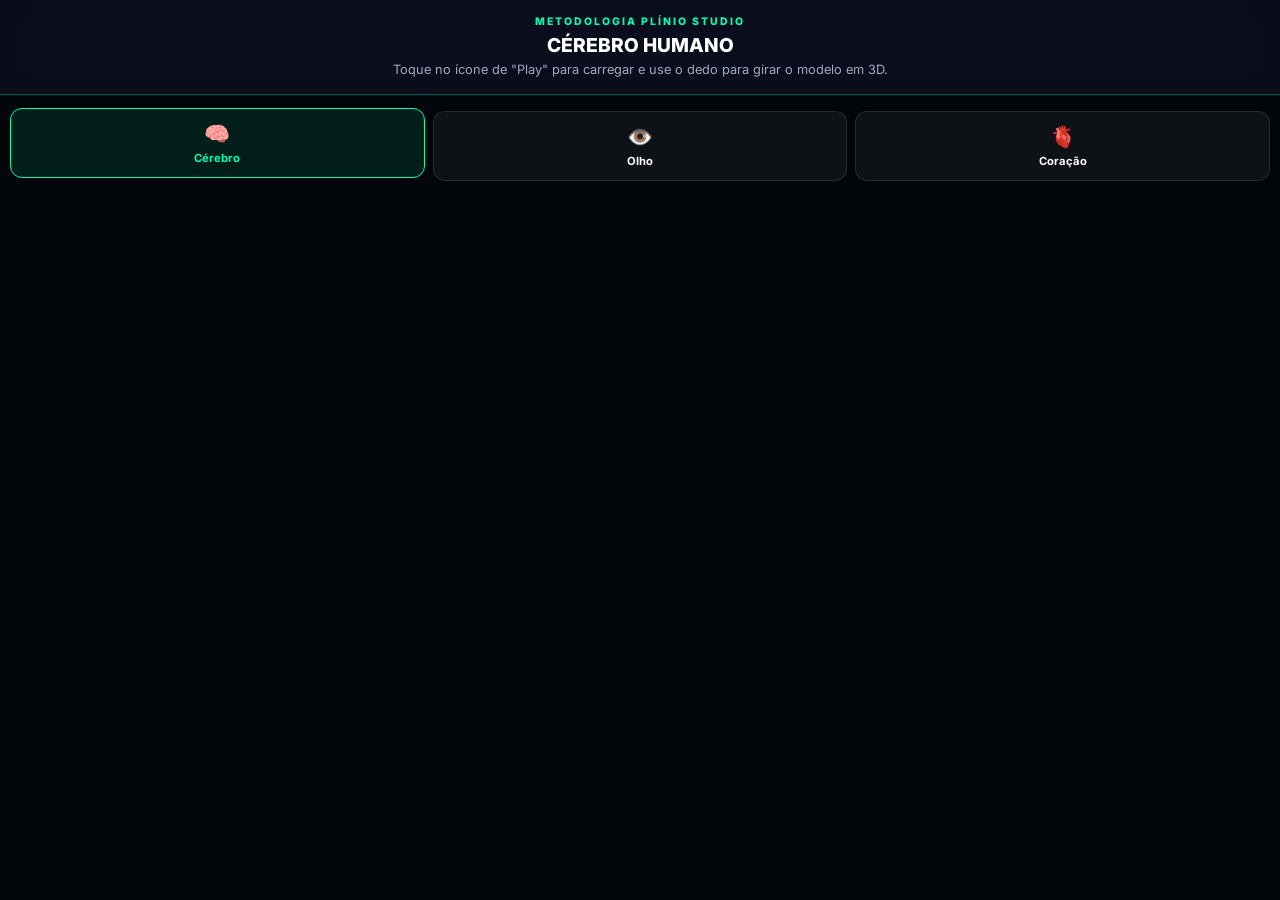
<file: anatomia.html>
<!DOCTYPE html>
<html lang="pt-BR">
<head>
    <meta charset="UTF-8">
    <meta name="viewport" content="width=device-width, initial-scale=1.0, maximum-scale=1.0, user-scalable=no">
    <title>PLINIO STUDIO | Anatomia 3D Mobile</title>
    <link href="https://fonts.googleapis.com/css2?family=Inter:wght@400;700;800&display=swap" rel="stylesheet">
    <style>
        /* --- RESET GERAL --- */
        * { box-sizing: border-box; margin: 0; padding: 0; }
        body { 
            background: #02050a; color: #fff; font-family: 'Inter', sans-serif; 
            overflow: hidden; display: flex; flex-direction: column; 
            height: 100vh; width: 100vw;
        }
        
        /* ÁREA DO 3D - CENTRALIZADA E INTERATIVA */
        .middle-space { 
            position: absolute; top: 0; left: 0; 
            width: 100%; height: 100%; z-index: 1;
            display: flex; align-items: center; justify-content: center;
        }
        
        /* Ajuste do Iframe para Mobile */
        .middle-space iframe {
            width: 100%; height: 100%; border: none;
            pointer-events: auto; /* Garante que o toque passe para o 3D */
        }

        /* HUD SUPERIOR */
        .top-hud { 
            position: relative; z-index: 10; background: rgba(10,15,30,0.9); 
            backdrop-filter: blur(15px); padding: 15px; border-bottom: 1px solid rgba(0,255,179,0.3); 
            text-align: center;
        }
        .badge { font-size: 0.65rem; color: #00ffb3; letter-spacing: 2px; text-transform: uppercase; margin-bottom: 5px; font-weight: 800; }
        .title { font-size: 1.2rem; font-weight: 800; color: #fff; text-transform: uppercase; margin-bottom: 5px; }
        .desc { font-size: 0.8rem; color: #a0aabf; line-height: 1.3; max-width: 90%; margin: 0 auto; }

        /* HUD INFERIOR */
        .bottom-hud { 
            position: relative; z-index: 10; padding: 15px 10px; 
            background: linear-gradient(to top, #02050a 90%, transparent); 
            display: flex; gap: 8px; overflow-x: auto; 
            scrollbar-width: none; border-top: 1px solid rgba(255,255,255,0.05);
        }
        .bottom-hud::-webkit-scrollbar { display: none; }
        
        .btn-sys { 
            flex: 1; min-width: 100px; background: rgba(255,255,255,0.05); 
            border: 1px solid rgba(255,255,255,0.1); color: #fff; padding: 12px 5px; 
            border-radius: 12px; font-size: 0.7rem; font-weight: 700; text-align: center; 
            display: flex; flex-direction: column; align-items: center; gap: 5px; 
            transition: 0.3s;
        }
        .btn-sys.active { border-color: #00ffb3; background: rgba(0,255,179,0.1); color: #00ffb3; transform: translateY(-3px); }
    </style>
</head>
<body>
    
    <div class="top-hud">
        <div class="badge">Metodologia Plínio Studio</div>
        <div class="title" id="info-title">CÉREBRO HUMANO</div>
        <div class="desc" id="info-desc">Toque no ícone de "Play" para carregar e use o dedo para girar o modelo em 3D.</div>
    </div>

    <div class="middle-space">
        <iframe title="Modelo 3D Interativo" id="modelo-3d" 
                src="https://sketchfab.com/models/19433d0807d7423f967586ba89921540/embed?ui_infos=0&ui_watermark=0&ui_help=0&ui_settings=0&ui_inspector=0&transparent=1" 
                allow="autoplay; fullscreen; vr" 
                allowfullscreen>
        </iframe>
    </div>

    <div class="bottom-hud">
        <div class="btn-sys active" id="btn-cerebro" onclick="changeSystem('cerebro', this)">
            <span style="font-size:1.3rem">🧠</span> Cérebro
        </div>
        <div class="btn-sys" onclick="changeSystem('olho', this)">
            <span style="font-size:1.3rem">👁️</span> Olho
        </div>
        <div class="btn-sys" onclick="changeSystem('coracao', this)">
            <span style="font-size:1.3rem">🫀</span> Coração
        </div>
    </div>

    <script>
        const anatomyData = {
            cerebro: { 
                title: "CÉREBRO HUMANO", 
                color: "#00ffb3", 
                desc: "Explore a estrutura cerebral em 360°. Use dois dedos para dar zoom.", 
                url3d: "https://sketchfab.com/models/19433d0807d7423f967586ba89921540/embed?ui_infos=0&ui_watermark=0&transparent=1" 
            },
            olho: { 
                title: "ANATOMIA OCULAR", 
                color: "#ffc800", 
                desc: "Visualize o globo ocular e os nervos ópticos em detalhes realistas.", 
                url3d: "https://sketchfab.com/models/1baff7351f9a4976a66f73390038c0e0/embed?ui_infos=0&ui_watermark=0&transparent=1" 
            },
            coracao: { 
                title: "MOTOR CARDÍACO", 
                color: "#ff3232", 
                desc: "Análise da estrutura muscular e válvulas do coração humano.", 
                url3d: "https://sketchfab.com/models/6ff87eb903444f5b9fa30b3da5bc8f72/embed?ui_infos=0&ui_watermark=0&transparent=1" 
            }
        };

        function changeSystem(k, btn) {
            document.querySelectorAll('.btn-sys').forEach(b => b.classList.remove('active'));
            const d = anatomyData[k]; 
            btn.classList.add('active');
            
            document.getElementById('info-title').innerText = d.title; 
            document.getElementById('info-title').style.color = d.color;
            document.getElementById('info-desc').innerText = d.desc;
            document.getElementById('modelo-3d').src = d.url3d;
        }
    </script>
</body>
</html>
</file>
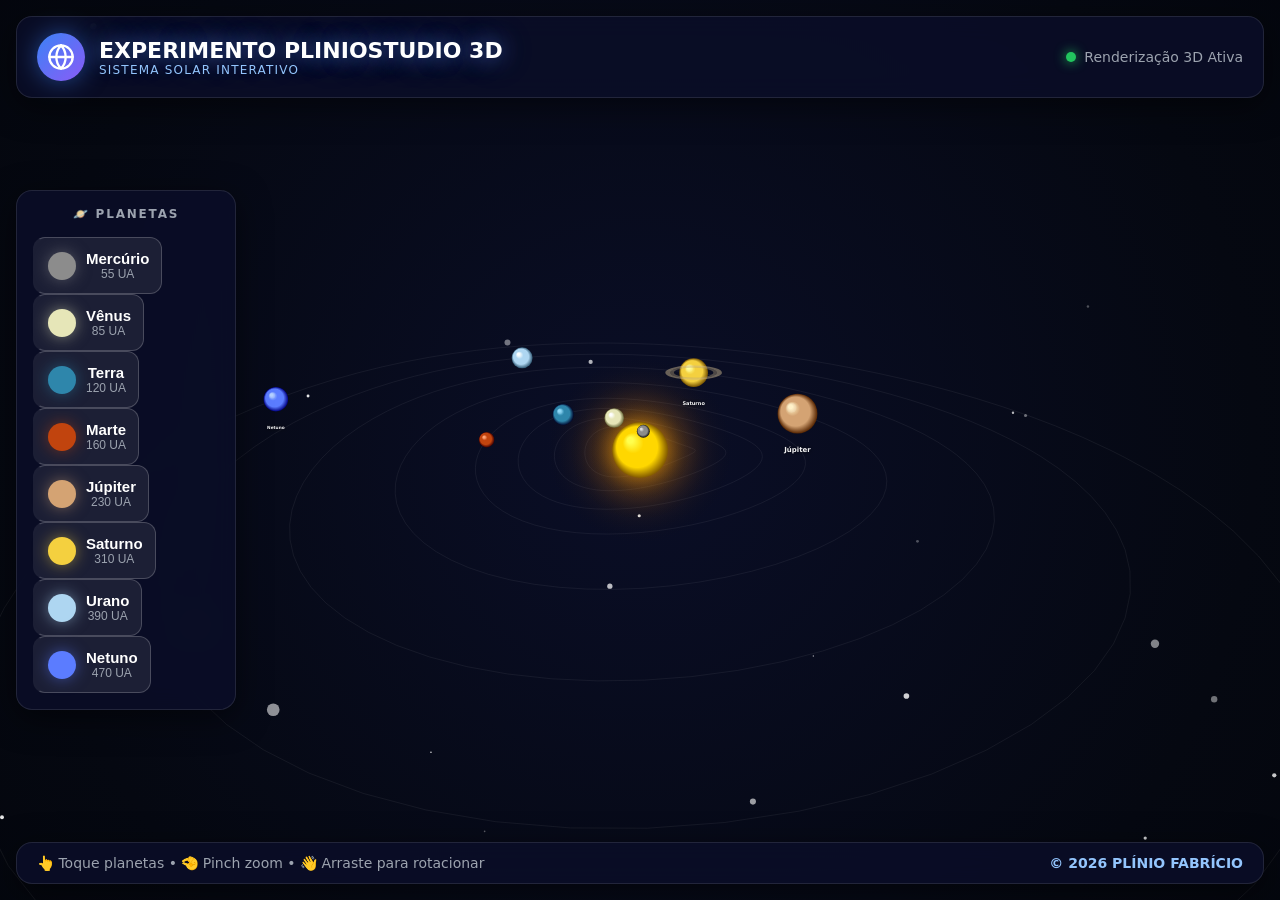
<file: sistema.html>
<!DOCTYPE html>
<html lang="pt-BR">
<head>
    <meta charset="UTF-8">
    <meta name="viewport" content="width=device-width, initial-scale=1.0, maximum-scale=1.0, user-scalable=no">
    <title>PLINIOSTUDIO 3D</title>
    <style>
        * { margin: 0; padding: 0; box-sizing: border-box; }
        body { margin: 0; overflow: hidden; background: #000; font-family: system-ui, sans-serif; color: #fff; touch-action: none; }
        #c { position: fixed; top: 0; left: 0; width: 100%; height: 100%; z-index: 1; }
        
        .g {
            background: rgba(10, 14, 39, .9);
            backdrop-filter: blur(12px);
            border: 1px solid rgba(255, 255, 255, .1);
            border-radius: 16px;
            box-shadow: 0 8px 32px rgba(0, 0, 0, .5);
        }
        
        .p {
            background: linear-gradient(135deg, rgba(20, 25, 50, .95) 0%, rgba(10, 14, 39, .98) 100%);
            border: 1px solid rgba(100, 150, 255, .3);
            border-radius: 16px;
            padding: 20px;
            position: fixed;
            right: 16px;
            top: 90px;
            width: 90%;
            max-width: 450px;
            max-height: 75vh;
            overflow-y: auto;
            z-index: 100;
            display: none;
            animation: fadeIn .3s ease-out;
        }
        
        @keyframes fadeIn {
            from { opacity: 0; transform: translateY(20px); }
            to { opacity: 1; transform: translateY(0); }
        }
        
        .x {
            position: absolute; top: 12px; right: 12px; width: 36px; height: 36px;
            border-radius: 50%; background: rgba(255, 255, 255, .1);
            border: 1px solid rgba(255, 255, 255, .2); color: #fff; cursor: pointer;
            font-size: 22px; display: flex; align-items: center; justify-content: center;
            transition: all .2s;
        }
        
        .x:hover { background: rgba(255, 100, 100, .3); transform: rotate(90deg); }
        .h { position: fixed; top: 0; left: 0; right: 0; z-index: 50; padding: 16px; }
        .f { position: fixed; bottom: 0; left: 0; right: 0; z-index: 50; padding: 16px; }
        .s { position: fixed; left: 16px; top: 50%; transform: translateY(-50%); z-index: 40; width: 220px; padding: 16px; display: none; max-height: 85vh; overflow-y: auto; }
        .m { position: fixed; bottom: 80px; left: 50%; transform: translateX(-50%); z-index: 40; width: 95%; padding: 12px; display: flex; gap: 10px; overflow-x: auto; scrollbar-width: none; }
        .m::-webkit-scrollbar { display: none; }
        
        .b {
            background: rgba(255, 255, 255, .08); border: 1px solid rgba(255, 255, 255, .2);
            border-radius: 12px; padding: 12px; cursor: pointer; color: #fff;
            transition: all .25s; display: flex; align-items: center; gap: 10px;
            border-left: 3px solid transparent;
        }
        
        .b:hover, .b:active {
            background: rgba(100, 150, 255, .25); border-left-color: #6090ff; transform: translateX(4px);
        }
        
        .d { width: 28px; height: 28px; border-radius: 50%; box-shadow: 0 0 12px currentColor; flex-shrink: 0; }
        .o { margin: 10px 0; padding: 12px; background: rgba(255, 255, 255, .06); border-radius: 8px; border-left: 3px solid #6090ff; }
        .q { background: rgba(255, 255, 255, .1); border-radius: 8px; padding: 12px; margin: 8px 0; }
        .glow { text-shadow: 0 0 20px rgba(100, 150, 255, .6), 0 0 40px rgba(100, 150, 255, .3); }
        
        @media(min-width: 1024px) { .s { display: block; } .m { display: none; } }
        @media(max-width: 1023px) {
            .p { left: 50%; transform: translateX(-50%); right: auto; top: 80px; width: 95%; }
            .b { min-width: 100px; flex-direction: column; text-align: center; padding: 10px; }
            .d { margin: 0 auto 6px !important; }
        }
        @keyframes pulse { 0%, 100% { opacity: 1; } 50% { opacity: .5; } }
    </style>
</head>
<body>
    <canvas id="c"></canvas>
    <div class="h">
        <div class="g" style="padding:16px 20px;max-width:1400px;margin:0 auto;display:flex;justify-content:space-between;align-items:center;flex-wrap:wrap;gap:12px">
            <div style="display:flex;align-items:center;gap:14px">
                <div style="width:48px;height:48px;border-radius:50%;background:linear-gradient(135deg,#3b82f6,#8b5cf6);display:flex;align-items:center;justify-content:center;box-shadow:0 0 25px rgba(59,130,246,.5)">
                    <svg width="28" height="28" viewBox="0 0 24 24" fill="none" stroke="white" stroke-width="2" stroke-linecap="round" stroke-linejoin="round">
                        <circle cx="12" cy="12" r="10" />
                        <path d="M12 2a14.5 14.5 0 0 0 0 20 14.5 14.5 0 0 0 0-20" />
                        <path d="M2 12h20" />
                    </svg>
                </div>
                <div>
                    <h1 style="font-size:22px;margin:0" class="glow">EXPERIMENTO PLINIOSTUDIO 3D</h1>
                    <p style="font-size:12px;color:#93c5fd;margin:0;letter-spacing:.1em;text-transform:uppercase">Sistema Solar Interativo</p>
                </div>
            </div>
            <div style="font-size:14px;color:#9ca3af">
                <span style="display:inline-block;width:10px;height:10px;background:#22c55e;border-radius:50%;margin-right:8px;box-shadow:0 0 12px #22c55e;animation:pulse 2s infinite"></span>Renderização 3D Ativa
            </div>
        </div>
    </div>
    <nav class="s g" id="sl">
        <h3 style="font-size:12px;color:#9ca3af;text-align:center;margin-bottom:16px;text-transform:uppercase;letter-spacing:.15em">🪐 Planetas</h3>
        <div id="pl"></div>
    </nav>
    <nav class="g m" id="ml">
        <div id="pm" style="display:flex;gap:10px"></div>
    </nav>
    <main id="ip" class="p">
        <button class="x" onclick="document.getElementById('ip').style.display='none'">×</button>
        <div id="pc"></div>
    </main>
    <footer class="f">
        <div class="g" style="padding:12px 20px;max-width:1400px;margin:0 auto;display:flex;justify-content:space-between;align-items:center;font-size:14px;flex-wrap:wrap;gap:10px">
            <div style="color:#9ca3af">👆 Toque planetas • 🤏 Pinch zoom • 👋 Arraste para rotacionar</div>
            <div style="color:#93c5fd;font-weight:600">© 2026 PLÍNIO FABRÍCIO</div>
        </div>
    </footer>

    <script>
        const canvas = document.getElementById('c'), ctx = canvas.getContext('2d');
        function setSize() { canvas.width = window.innerWidth; canvas.height = window.innerHeight; }
        setSize();
        window.addEventListener('resize', setSize);
        
        const W = () => canvas.width, H = () => canvas.height, CX = () => W() / 2, CY = () => H() / 2;
        let cam = { rotX: .4, rotY: 0, zoom: 1, targetZoom: 1 };
        
        const planets = {
            sun: { n: "Sol", c: "#FFD700", s: 28, d: 0, sp: 0, a: 0, em: !0, glow: "#FF8C00", x: 0, y: 0, z: 0 },
            mercury: { n: "Mercúrio", c: "#8C8C8C", s: 7, d: 55, sp: .035, a: 0, dc: "O menor planeta do Sistema Solar e o mais próximo do Sol...", cp: { nc: "Núcleo de ferro", mt: "Silicatos", cr: "Basalto", at: "Quase inexistente" }, st: { di: "4.879 km", ma: "3,285 × 10²³ kg", te: "-173°C a 427°C", gr: "3,7 m/s²" }, moons: [] },
            venus: { n: "Vênus", c: "#E6E6B8", s: 11, d: 85, sp: .026, a: .8, dc: "O planeta mais quente do Sistema Solar...", cp: { nc: "Núcleo de ferro-níquel", mt: "Silicatos", cr: "Rochas vulcânicas", at: "96% Dióxido de Carbono" }, st: { di: "12.104 km", ma: "4,867 × 10²⁴ kg", te: "462°C", gr: "8,87 m/s²" }, moons: [] },
            earth: { n: "Terra", c: "#2E86AB", s: 12, d: 120, sp: .018, a: 1.6, dc: "Nosso lar, o único planeta conhecido com vida...", cp: { nc: "Núcleo interno sólido", mt: "Silicatos", cr: "Basalto", at: "78% Nitrogênio" }, st: { di: "12.742 km", ma: "5,972 × 10²⁴ kg", te: "15°C", gr: "9,8 m/s²" }, moons: [{ n: "Lua", d: "Formada há 4,5 bilhões de anos" }] },
            mars: { n: "Marte", c: "#C1440E", s: 8, d: 160, sp: .014, a: 2.4, dc: "O Planeta Vermelho...", cp: { nc: "Núcleo de ferro", mt: "Silicatos", cr: "Basalto", at: "95% Dióxido de Carbono" }, st: { di: "6.779 km", ma: "6,39 × 10²³ kg", te: "-63°C", gr: "3,71 m/s²" }, moons: [{ n: "Fobos", d: "Lua irregular" }, { n: "Deimos", d: "Lua menor" }] },
            jupiter: { n: "Júpiter", c: "#D4A373", s: 24, d: 230, sp: .007, a: .3, dc: "O maior planeta do Sistema Solar...", cp: { nc: "Núcleo rochoso", mt: "Hidrogênio metálico", ce: "Hidrogênio molecular", at: "Nuvens de amônia" }, st: { di: "139.820 km", ma: "1,898 × 10²⁷ kg", te: "-108°C", gr: "24,79 m/s²" }, moons: [{ n: "Io", d: "Maior atividade geológica" }, { n: "Europa", d: "Crosta de gelo" }] },
            saturn: { n: "Saturno", c: "#F4D03F", s: 21, d: 310, sp: .005, a: 1.1, rings: !0, dc: "Famoso por seus belos anéis...", cp: { nc: "Núcleo rochoso", mt: "Hidrogênio metálico", ce: "Hidrogênio molecular", an: "Partículas de gelo" }, st: { di: "116.460 km", ma: "5,683 × 10²⁶ kg", te: "-139°C", gr: "10,44 m/s²" }, moons: [{ n: "Titã", d: "Única lua com atmosfera densa" }] },
            uranus: { n: "Urano", c: "#AED6F1", s: 16, d: 390, sp: .0035, a: 1.9, dc: "O planeta 'deitado'...", cp: { nc: "Silicatos e ferro", mt: "Água, amônia", ce: "Hidrogênio", at: "Metano" }, st: { di: "50.724 km", ma: "8,681 × 10²⁵ kg", te: "-197°C", gr: "8,87 m/s²" }, moons: [{ n: "Titania", d: "Maior lua" }] },
            neptune: { n: "Netuno", c: "#5B7CFF", s: 15, d: 470, sp: .0028, a: 2.7, dc: "O planeta mais distante...", cp: { nc: "Rochas", mt: "Fluido supercrítico", ce: "Hidrogênio", at: "Nuvens de metano" }, st: { di: "49.244 km", ma: "1,024 × 10²⁶ kg", te: "-201°C", gr: "11,15 m/s²" }, moons: [{ n: "Tritão", d: "Maior lua" }] }
        };

        const stars = [];
        for (let i = 0; i < 500; i++) stars.push({ x: (Math.random() - .5) * 2e3, y: (Math.random() - .5) * 2e3, z: (Math.random() - .5) * 1e3 - 500, size: Math.random() * 2 + .5, alpha: Math.random() * .8 + .2 });

        function project3D(x, y, z) {
            const cosY = Math.cos(cam.rotY), sinY = Math.sin(cam.rotY), x1 = x * cosY - z * sinY, z1 = x * sinY + z * cosY, cosX = Math.cos(cam.rotX), sinX = Math.sin(cam.rotX), y2 = y * cosX - z1 * sinX, z2 = y * sinX + z1 * cosX, distance = 600, scale = distance / (distance + z2) * cam.zoom;
            return { x: CX() + x1 * scale, y: CY() + y2 * scale, scale: scale, z: z2, visible: z2 > -distance + 100 };
        }

        function lighten(c, p) { const num = parseInt(c.replace('#', ''), 16), amt = Math.round(2.55 * p), R = Math.min(255, (num >> 16) + amt), G = Math.min(255, ((num >> 8) & 255) + amt), B = Math.min(255, (num & 255) + amt); return '#' + (16777216 + R * 65536 + G * 256 + B).toString(16).slice(1); }
        function darken(c, p) { const num = parseInt(c.replace('#', ''), 16), amt = Math.round(2.55 * p), R = Math.max(0, (num >> 16) - amt), G = Math.max(0, ((num >> 8) & 255) - amt), B = Math.max(0, (num & 255) - amt); return '#' + (16777216 + R * 65536 + G * 256 + B).toString(16).slice(1); }

        function drawPlanet3D(p) {
            p.d > 0 && (p.a += p.sp, p.x = Math.cos(p.a) * p.d, p.z = Math.sin(p.a) * p.d, p.y = Math.sin(p.a * 2) * 8);
            const pos = project3D(p.x, p.y, p.z);
            if (!pos.visible) return null;
            const size = p.s * pos.scale;
            if (size < 1) return null;
            if (p.em) for (let i = 3; i >= 1; i--) { const glow = ctx.createRadialGradient(pos.x, pos.y, 0, pos.x, pos.y, size * (1 + .8 * i)); glow.addColorStop(0, p.c + (1 === i ? 'FF' : '60')); glow.addColorStop(.5, p.glow + (1 === i ? '40' : '20')); glow.addColorStop(1, 'transparent'); ctx.fillStyle = glow; ctx.beginPath(); ctx.arc(pos.x, pos.y, size * (1 + .8 * i), 0, 2 * Math.PI); ctx.fill(); }
            const grad = ctx.createRadialGradient(pos.x - .35 * size, pos.y - .35 * size, .1 * size, pos.x, pos.y, size);
            grad.addColorStop(0, lighten(p.c, 30)); grad.addColorStop(.3, p.c); grad.addColorStop(.7, p.c); grad.addColorStop(1, darken(p.c, 50));
            ctx.fillStyle = grad; ctx.beginPath(); ctx.arc(pos.x, pos.y, size, 0, 2 * Math.PI); ctx.fill();
            if (!p.em) { ctx.fillStyle = 'rgba(255,255,255,.15)'; ctx.beginPath(); ctx.arc(pos.x - .3 * size, pos.y - .3 * size, .25 * size, 0, 2 * Math.PI); ctx.fill(); }
            if (p.rings) { ctx.save(); ctx.translate(pos.x, pos.y); ctx.scale(1, .25); ctx.rotate(.5 * p.a); ctx.strokeStyle = 'rgba(200,180,140,.5)'; ctx.lineWidth = .35 * size; ctx.beginPath(); ctx.arc(0, 0, 1.8 * size, 0, 2 * Math.PI); ctx.stroke(); ctx.strokeStyle = 'rgba(180,160,120,.4)'; ctx.lineWidth = .25 * size; ctx.beginPath(); ctx.arc(0, 0, 1.5 * size, 0, 2 * Math.PI); ctx.stroke(); ctx.restore(); }
            return size > 12 && 'Sol' !== p.n && (ctx.fillStyle = 'rgba(255,255,255,.95)', ctx.font = `bold ${Math.min(.35 * size, 14)}px system-ui`, ctx.textAlign = 'center', ctx.shadowColor = 'rgba(0,0,0,.8)', ctx.shadowBlur = 4, ctx.fillText(p.n, pos.x, pos.y + size + 18), ctx.shadowBlur = 0), { x: pos.x, y: pos.y, size: size, z: pos.z, data: p };
        }

        let planetPositions = [], isDragging = !1, lastX = 0, lastY = 0, time = 0;

        function animate() {
            const bgGrad = ctx.createRadialGradient(CX(), CY(), 0, CX(), CY(), 1.2 * Math.max(W(), H()));
            bgGrad.addColorStop(0, '#0a0e27'); bgGrad.addColorStop(.4, '#050811'); bgGrad.addColorStop(1, '#000000');
            ctx.fillStyle = bgGrad; ctx.fillRect(0, 0, W(), H());
            stars.forEach(star => { const pos = project3D(star.x, star.y, star.z); pos.visible && pos.z < 0 && (ctx.globalAlpha = star.alpha * Math.max(.3, pos.scale), ctx.fillStyle = '#ffffff', ctx.beginPath(), ctx.arc(pos.x, pos.y, star.size * pos.scale, 0, 2 * Math.PI), ctx.fill()); });
            ctx.globalAlpha = 1; ctx.strokeStyle = 'rgba(255,255,255,.06)'; ctx.lineWidth = 1;
            Object.values(planets).forEach(p => { if (0 === p.d) return; ctx.beginPath(); for (let a = 0; a <= 2 * Math.PI; a += .08) { const x = Math.cos(a) * p.d, z = Math.sin(a) * p.d, y = 8 * Math.sin(2 * a), pos = project3D(x, y, z); 0 === a ? ctx.moveTo(pos.x, pos.y) : ctx.lineTo(pos.x, pos.y); } ctx.closePath(); ctx.stroke(); });
            planetPositions = [];
            const sortedPlanets = Object.values(planets).sort((a, b) => { const za = a.d > 0 ? Math.sin(a.a) * a.d : 0, zb = b.d > 0 ? Math.sin(b.a) * b.d : 0; return za - zb; });
            sortedPlanets.forEach(p => { const drawn = drawPlanet3D(p); drawn && planetPositions.push(drawn); });
            cam.zoom += .08 * (cam.targetZoom - cam.zoom); time++; requestAnimationFrame(animate);
        }

        function getPos(e) { return e.touches ? { x: e.touches[0].clientX, y: e.touches[0].clientY } : { x: e.clientX, y: e.clientY }; }
        function checkPlanetClick(x, y) { const sorted = planetPositions.sort((a, b) => b.z - a.z); for (let p of sorted) if (Math.hypot(x - p.x, y - p.y) < p.size + 15) return void showPlanetInfo(p.data); }

        function showPlanetInfo(p) {
            if ('Sol' === p.n) return;
            const panel = document.getElementById('ip'), content = document.getElementById('pc'), compNames = { nc: 'Núcleo', mt: 'Manto', cr: 'Crosta', at: 'Atmosfera', ce: 'Camada Externa', an: 'Anéis' }, compColors = { nc: '#ff6b6b', mt: '#feca57', cr: '#48dbfb', at: '#1dd1a1', ce: '#a78bfa', an: '#fbbf24' };
            const compHTML = Object.keys(p.cp).map(k => `<div class="o" style="border-left-color: ${compColors[k] || '#6090ff'}"><h5 style="font-size: 11px; color: #9ca3af; margin-bottom: 6px; text-transform: uppercase; letter-spacing: 0.05em;">${compNames[k] || k}</h5><p style="font-size: 14px; color: #e5e7eb; line-height: 1.6;">${p.cp[k]}</p></div>`).join('');
            const moonsHTML = p.moons.length ? `<div style="margin-top: 20px;"><h4 style="font-size: 16px; font-weight: 600; color: #93c5fd; margin-bottom: 12px;">🌙 Luas e Satélites (${p.moons.length})</h4>${p.moons.map(m => `<div class="q"><h5 style="font-weight: 600; color: white; margin-bottom: 6px; font-size: 14px;">${m.n}</h5><p style="font-size: 13px; color: #d1d5db; line-height: 1.5;">${m.d}</p></div>`).join('')}</div>` : '';
            const statsHTML = Object.keys(p.st).map(s => { const names = { di: 'Diâmetro', ma: 'Massa', te: 'Temperatura', gr: 'Gravidade' }; return `<div style="background: rgba(255,255,255,0.05); padding: 12px; border-radius: 8px; border: 1px solid rgba(255,255,255,0.1);"><span style="font-size: 11px; color: #6b7280; text-transform: uppercase; display: block; margin-bottom: 6px; letter-spacing: 0.05em;">${names[s] || s}</span><span style="font-size: 15px; font-weight: 600; color: #bfdbfe;">${p.st[s]}</span></div>`; }).join('');
            content.innerHTML = `<div style="margin-bottom: 16px;"><h2 style="font-size: 28px; font-weight: bold; margin-bottom: 10px; color: white;" class="glow">${p.n}</h2><div style="width: 100%; height: 4px; background: linear-gradient(90deg, ${p.c}, transparent); border-radius: 2px;"></div></div><p style="color: #d1d5db; line-height: 1.8; margin-bottom: 20px; font-size: 15px;">${p.dc}</p><h4 style="font-size: 16px; font-weight: 600; color: #93c5fd; margin-bottom: 14px; display: flex; align-items: center; gap: 8px;">🔬 Composição e Estrutura</h4>${compHTML}<h4 style="font-size: 16px; font-weight: 600; color: #93c5fd; margin: 20px 0 14px; display: flex; align-items: center; gap: 8px;">📊 Dados e Estatísticas</h4><div style="display: grid; grid-template-columns: repeat(2, 1fr); gap: 10px;">${statsHTML}</div>${moonsHTML}`;
            panel.style.display = 'block';
        }

        canvas.addEventListener('mousedown', e => { isDragging = !0; lastX = e.clientX; lastY = e.clientY; checkPlanetClick(e.clientX, e.clientY); });
        canvas.addEventListener('mousemove', e => { if (isDragging) { const dx = e.clientX - lastX, dy = e.clientY - lastY; cam.rotY += .008 * dx; cam.rotX += .008 * dy; cam.rotX = Math.max(-1.2, Math.min(1.2, cam.rotX)); lastX = e.clientX; lastY = e.clientY; } canvas.style.cursor = 'default'; for (let p of planetPositions) if (Math.hypot(e.clientX - p.x, e.clientY - p.y) < p.size + 15) { canvas.style.cursor = 'pointer'; break; } });
        canvas.addEventListener('mouseup', () => isDragging = !1);
        canvas.addEventListener('touchstart', e => { e.preventDefault(); const pos = getPos(e); isDragging = !0; lastX = pos.x; lastY = pos.y; checkPlanetClick(pos.x, pos.y); }, { passive: !1 });
        canvas.addEventListener('touchmove', e => { e.preventDefault(); if (isDragging && 1 === e.touches.length) { const pos = getPos(e); cam.rotY += .012 * (pos.x - lastX); cam.rotX += .012 * (pos.y - lastY); cam.rotX = Math.max(-1.2, Math.min(1.2, cam.rotX)); lastX = pos.x; lastY = pos.y; } }, { passive: !1 });
        canvas.addEventListener('touchend', () => isDragging = !1);
        canvas.addEventListener('wheel', e => { e.preventDefault(); cam.targetZoom *= 1 - .001 * e.deltaY; cam.targetZoom = Math.max(.3, Math.min(4, cam.targetZoom)); }, { passive: !1 });

        const pl = document.getElementById('pl'), pm = document.getElementById('pm');
        Object.values(planets).forEach(p => {
            if ('Sol' === p.n) return;
            const btn = document.createElement('button'); btn.className = 'b'; btn.innerHTML = `<span class="d" style="background-color: ${p.c}; box-shadow: 0 0 15px ${p.c}80;"></span><div style="flex: 1;"><div style="font-weight: 600; font-size: 15px;">${p.n}</div><div style="font-size: 12px; color: #9ca3af;">${p.d} UA</div></div>`; btn.onclick = () => { showPlanetInfo(p); cam.rotY = -p.a + Math.PI / 2; cam.targetZoom = 1.8; }; pl.appendChild(btn);
            const mbtn = document.createElement('button'); mbtn.className = 'b'; mbtn.style.cssText = 'min-width: 100px; flex-direction: column; text-align: center; padding: 10px;'; mbtn.innerHTML = `<span class="d" style="background-color: ${p.c}; margin: 0 auto 8px; box-shadow: 0 0 15px ${p.c}80;"></span><span style="font-size: 13px; font-weight: 500;">${p.n}</span>`; mbtn.onclick = () => showPlanetInfo(p); pm.appendChild(mbtn);
        });

        animate();
        console.log('🚀 Sistema Solar 3D Real iniciado!');
    </script>
</body>
</html>
</file>
